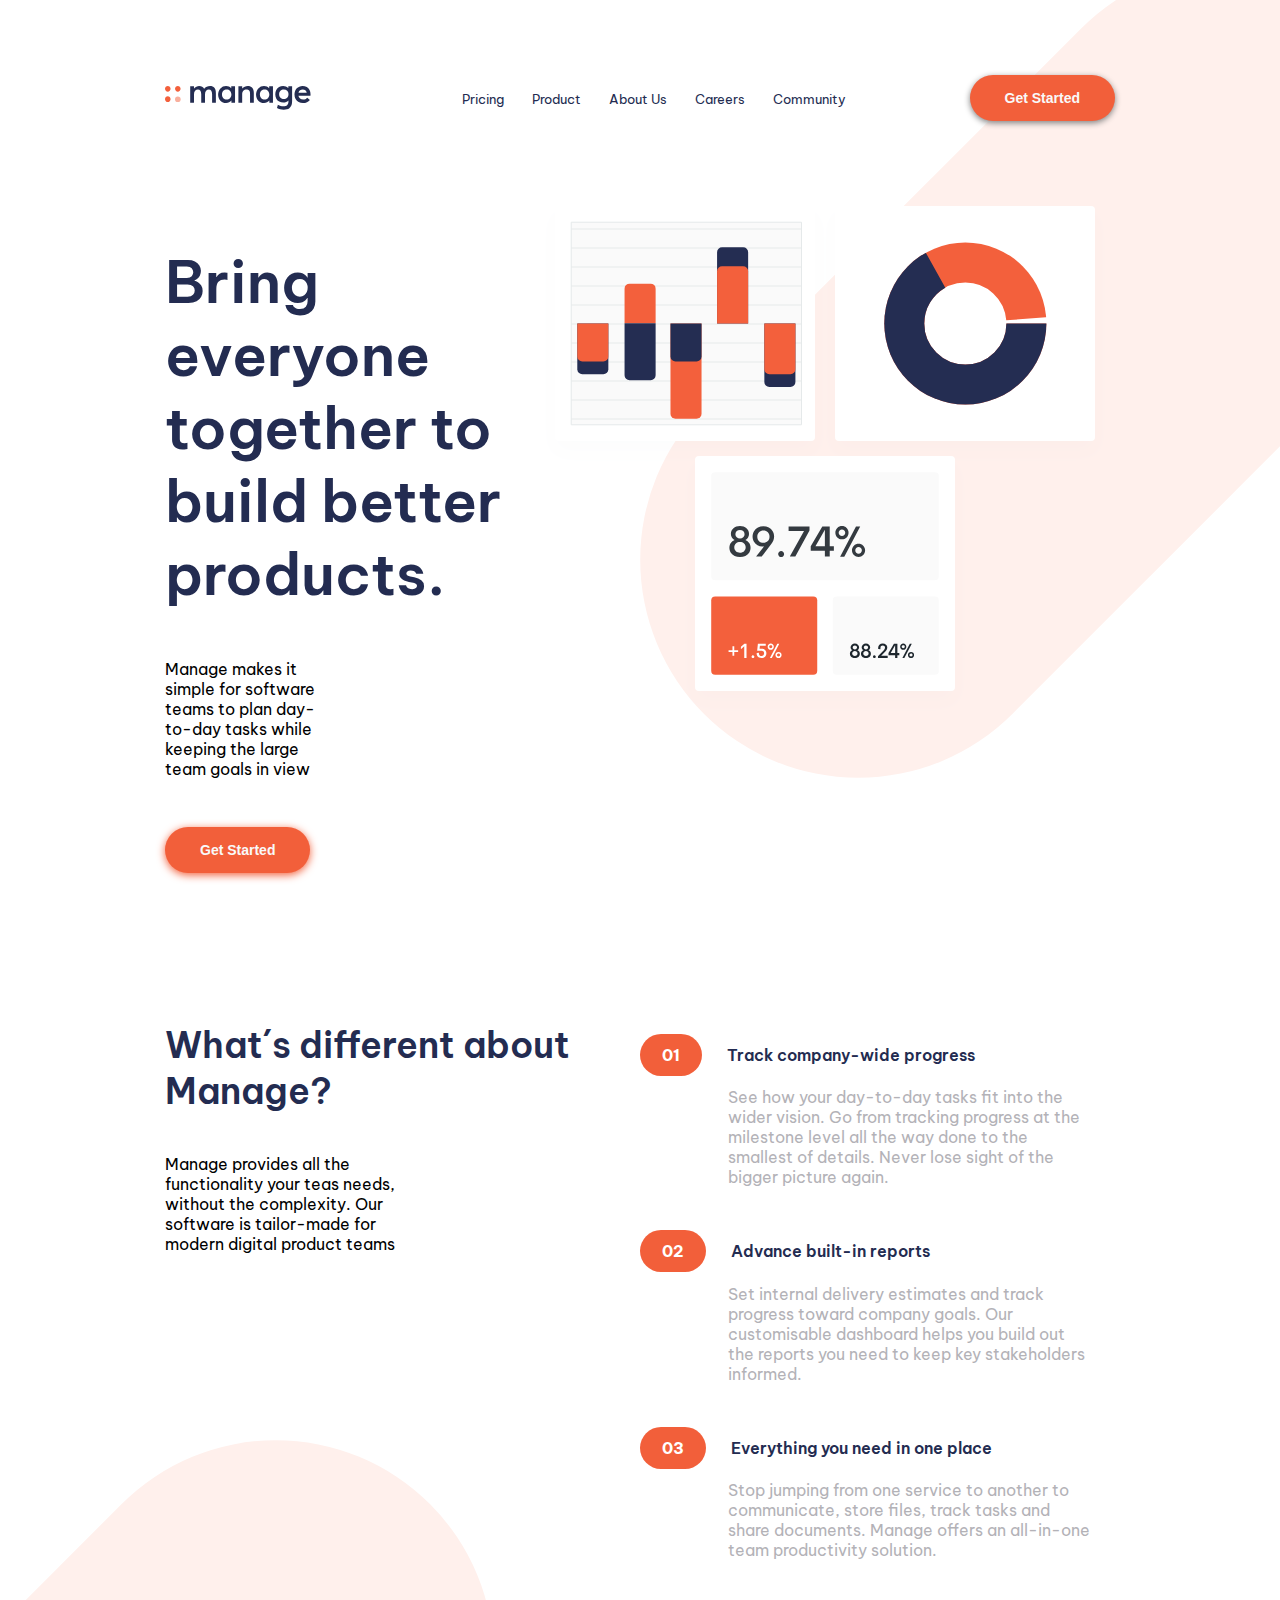
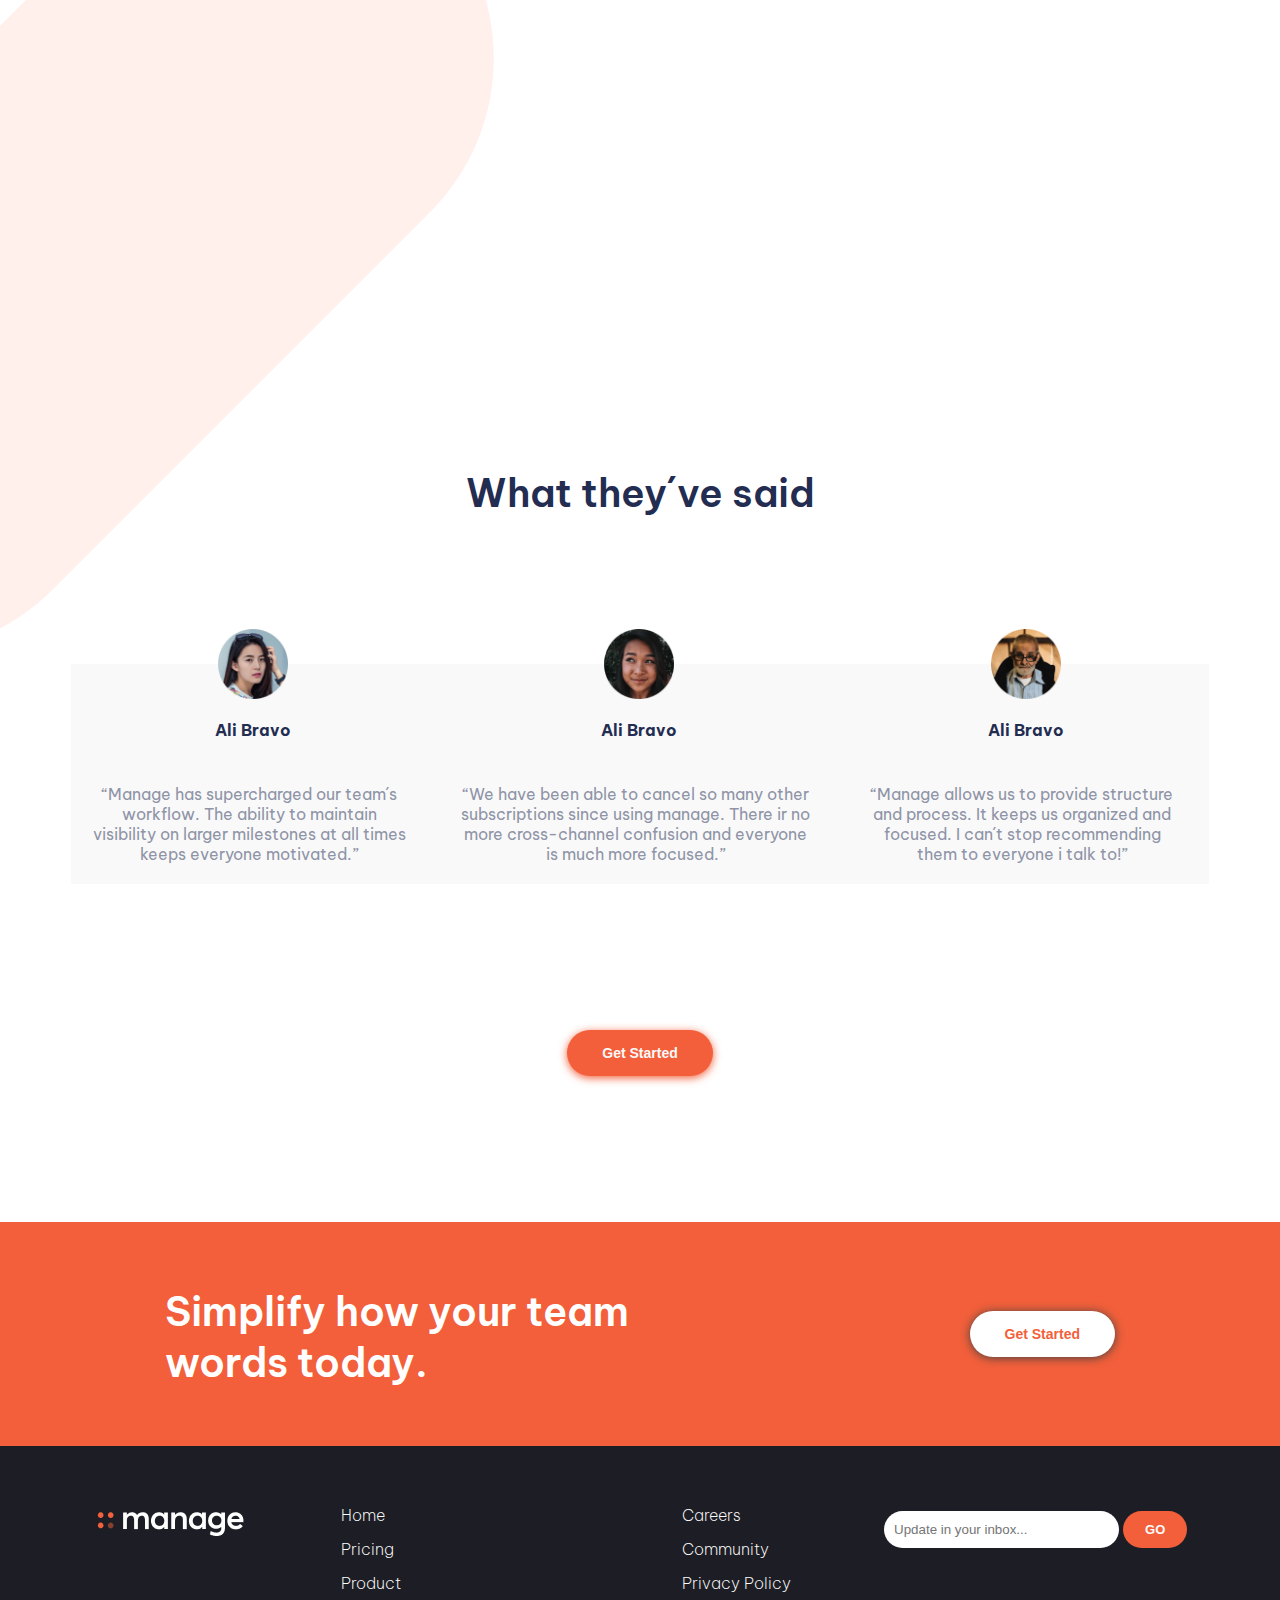
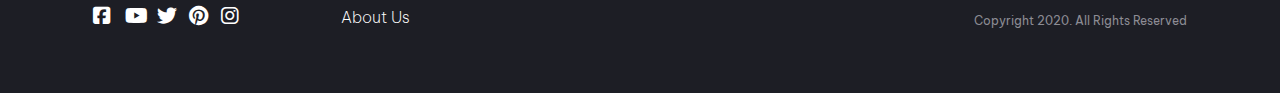
<file: manage/index.html>
<!DOCTYPE html>
<html lang="en">
    <head>
        <meta charset="UTF-8">
        <meta http-equiv="X-UA-Compatible" content="IE=edge">
        <meta name="viewport" content="width=device-width, initial-scale=1.0">
        <link rel="stylesheet" href="./css/style.css">
        <title>Manage</title>
    </head>
    <body>
        <header>
            <h1>Manage</h1>
            <div class="menutop">
                <img class="logo" src="./img/logo.svg" alt="logo manage">
                <nav>
                    <ul>
                        <li><a href="#">Pricing</a></li>
                        <li><a href="#">Product</a></li>
                        <li><a href="#">About Us</a></li>
                        <li><a href="#">Careers</a></li>
                        <li><a href="#">Community</a></li>
                    </ul>
                </nav>
                <img class="menu" src="./img/icon-hamburger.svg" alt="menu hamburguesa">
                <a href="#"><button class="button">Get Started</button></a>
            </div>
        </header>
        <main>
            <section class="home">
                <article class="text">
                    <h4>Bring everyone together to build better products.</h4>
                    <p>Manage makes it simple for software teams to plan day-to-day tasks while keeping the large team goals in view</p>
                    <a href="#"><button class="button">Get Started</button></a>
                </article>
                <article class="graph">
                    <img src="./img/illustration-intro.svg" alt="estadisticas">
                </article>
            </section>
            <section class="sobrenos">
                <div class="int">
                    <h4>What´s different about Manage?</h4>
                    <p>Manage provides all the functionality your teas needs, without the complexity. Our software is tailor-made for modern digital product teams</p>
                </div>
                <div class="ext">
                    <div class="title">
                        <span>01</span>
                        <p>Track company-wide progress</p>
                    </div>
                    <p>See how your day-to-day tasks fit into the wider vision. Go from tracking progress at the milestone level all the way done to the smallest of details. Never lose sight of the bigger picture again.</p>
                    <br>
                    <div class="title">
                        <span>02</span>
                        <p>Advance built-in reports</p>
                    </div>
                    <p>Set internal delivery estimates and track progress toward company goals. Our customisable dashboard helps you build out the reports you need to keep key stakeholders informed.</p>
                    <br>
                    <div class="title">
                        <span>03</span>
                        <p>Everything you need in one place</p>
                    </div>
                    <p>Stop jumping from one service to another to communicate, store files, track tasks and share documents. Manage offers an all-in-one team productivity solution.</p>
                </div>
            </section>
            <section class="testimonios">
                <article>
                    <h4>What they´ve said</h4>
                </article>
                
                <article class="comentarios">
                    <div>
                        <img src="./img/avatar-anisha.png" alt="cliente">
                        <span>Ali Bravo</span>
                        <p>“Manage has supercharged our team´s workflow. The ability to maintain visibility on larger milestones at all times keeps everyone motivated.”</p>
                    </div>
                    <div>
                        <img src="./img/avatar-ali.png" alt="cliente">
                        <span>Ali Bravo</span>
                        <p>“We have been able to cancel so many other subscriptions since using manage. There ir no more cross-channel confusion and everyone is much more focused.”</p>
                    </div>
                    <div>
                        <img src="./img/avatar-richard.png" alt="cliente">
                        <span>Ali Bravo</span>
                        <p>“Manage allows us to provide structure and process. It keeps us organized and focused. I can´t stop recommending them to everyone i talk to!”</p>
                    </div>
                </article>
                <a href="#"><button class="button">Get Started</button></a>
            </section>
            <section class="inscripcion">
                <p>Simplify how your team words today.</p>
                <a href="#"><button class="buttonwhite">Get Started</button></a>
            </section>
        </main>
        <footer>
            <section>
                <div class="logos">
                    <img src="./img/Logo_footer.png" alt="logo manage">
                    <div>
                    <a href="#"><i class="fa-brands fa-facebook-square"></i></a>
                    <a href="#"><i class="fa-brands fa-youtube"></i></a>
                    <a href="#"><i class="fa-brands fa-twitter"></i></a>
                    <a href="#"><i class="fa-brands fa-pinterest"></i></a>
                    <a href="#"><i class="fa-brands fa-instagram"></i></a>
                    </div>
                </div>
                <div class="menu">
                        <ul>
                            <li><a href="#">Home</a></li>
                            <li><a href="#">Pricing</a></li>
                            <li><a href="#">Product</a></li>
                            <li><a href="#">About Us</a></li>
                        </ul>
                        <ul>    
                            <li><a href="#">Careers</a></li>
                            <li><a href="#">Community</a></li>
                            <li><a href="#">Privacy Policy</a></li>
                        </ul>
                </div>
                <div class="email">
                    <form action="/registro" method="post">
                        <input type="email" name="email" placeholder="Update in your inbox...">
                        <input class="buttongo" type="submit" value="GO">
                    </form>
                    <p>Copyright 2020. All Rights Reserved</p>
                </div>
            </section>
        </footer>
    </body>
</html>
</file>
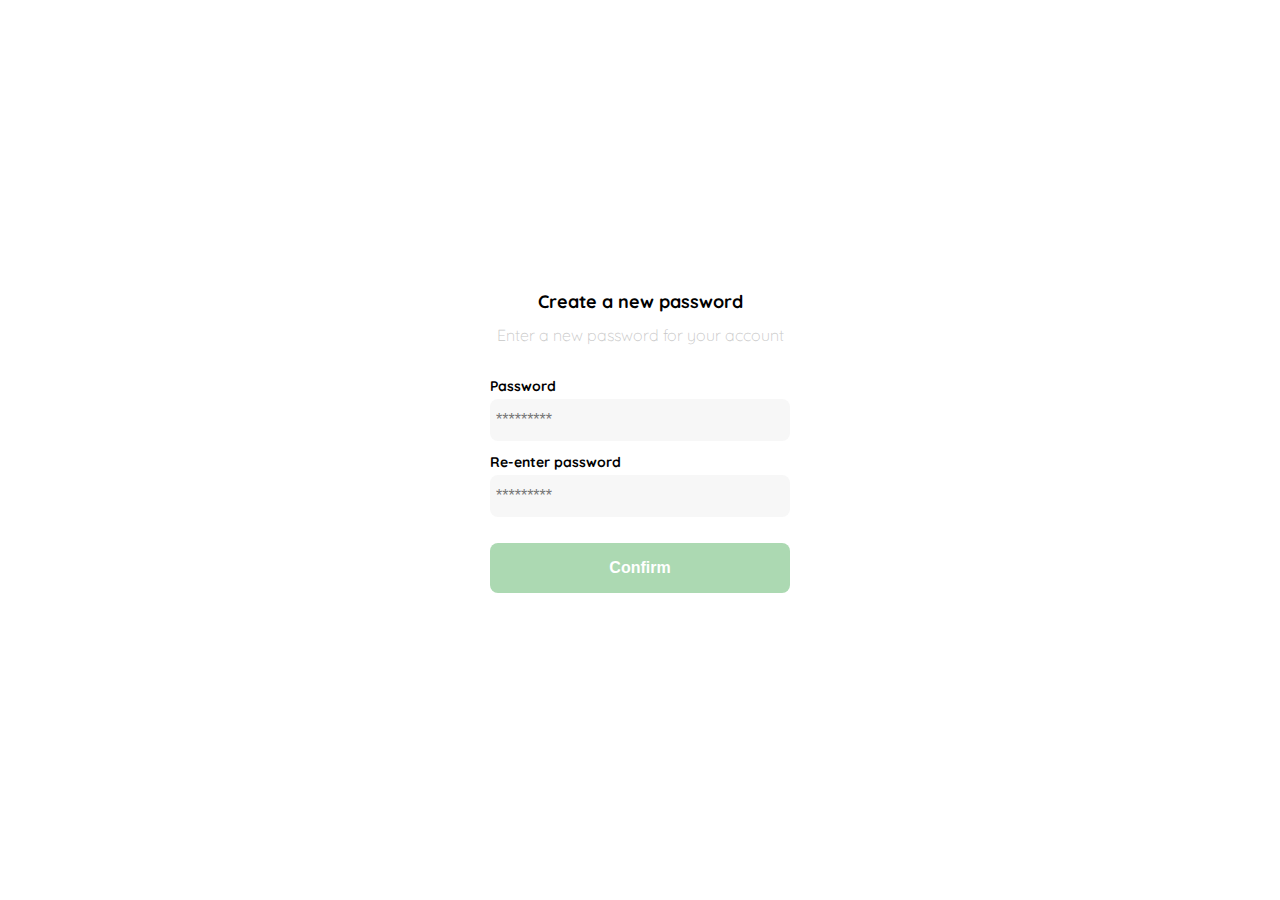
<file: YardSale/Yard Sale 1.0/1-create_pass.html>
<!DOCTYPE html>
<html lang="en">
<head>
    <meta charset="UTF-8">
    <meta http-equiv="X-UA-Compatible" content="IE=edge">
    <meta name="viewport" content="width=device-width, initial-scale=1.0">
    <title>Document</title>
    <link rel="preconnect" href="https://fonts.googleapis.com">
    <link rel="preconnect" href="https://fonts.gstatic.com" crossorigin>
    <link href="https://fonts.googleapis.com/css2?family=Quicksand:wght@300;500;700&display=swap" rel="stylesheet">
    <style>
        :root {
            --black: #000000;
            --white: #FFFFFF;
            --dark: #232830;
            --very-light-pink: #C7C7C7;
            --text-input-field: #F7F7F7;
            --hospital-green: #ACD9B2;
            --sm: 14px;
            --md: 16px;
            --lg: 18px;
        } 

        body{
            margin: 0;
            box-sizing: border-box;
            font-family: 'Quicksand', sans-serif;
        }
        .login {
            width: 100%;
            height: 100vh;
            display: grid;
            place-items: center;
        }
        
        .form-container{
            display: grid;
            grid-template-rows: auto 1fr auto;
            width: 300px;
        }

        .logo{
            width: 150px;
            margin-bottom: 48px;
            justify-self: center;
            display: none;
        }
        
        .tittle{
            font-size: var(--lg);
            margin-bottom: 12px;
            text-align: center;
        }
        
        .subtittle{
            color: var(--very-light-pink);
            font-size: var(--md);
            font-weight: 300;
            margin-top: 0;
            margin-bottom: 32px;
            text-align: center;
        }

        .form{
            display: flex;
            flex-direction: column;
        }

        .label{
            font-size: var(--sm);
            font-weight: bold;
            margin-bottom: 4px;
        }

        .input{
            background-color: var(--text-input-field);
            border: none;
            border-radius: 8px;
            height: 30px;
            font-size: var(--md);
            padding: 6px;
            margin-bottom: 12px;
        }

        .primary-button{
            background-color: var(--hospital-green);
            border-radius: 8px;
            border: none;
            color: var(--white);
            width: 100%;
            cursor: pointer;
            font-size: var(--md);
            font-weight: bold;
            height: 50px;
        }

        .login-button{
            margin-top: 14px;
            margin-bottom: 30px;
        }

        @media (max-width: 640px){
            .logo{
                display: block;
            }
        }

    </style>
</head>
<body>
    <div class="login">
        <div class="form-container">
            <img src="./assets/logos/logo_yard_sale.svg" alt="logo" class="logo">
            <h1 class="tittle">Create a new password</h1>
            <p class="subtittle">Enter a new password for your account</p>
            <form action="/" class="form">
                <label for="password" class="label">Password</label>
                <input type="password" id="password" placeholder="*********" class="input input-passw">
                <label for="new-password" class="label">Re-enter password</label>
                <input type="password" id="new-password" placeholder="*********" class="input input-passw">
                <input type="submit" value="Confirm" class="primary-button login-button">
            </form>
        </div>
    </div>
</body>
</html>
</file>
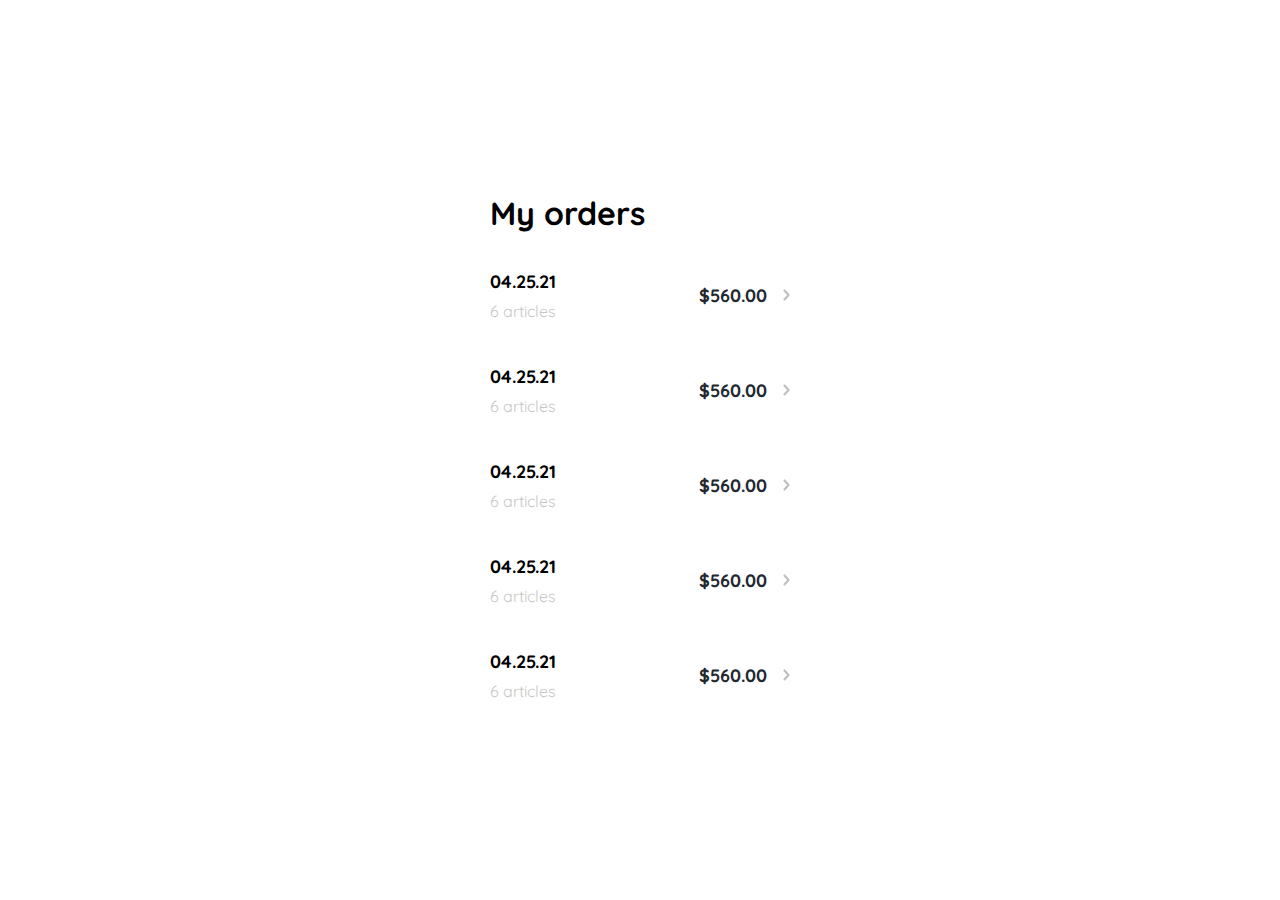
<file: YardSale/Yard Sale 1.0/10-myorder_desktop.html>
<!DOCTYPE html>
<html lang="en">
<head>
    <meta charset="UTF-8">
    <meta http-equiv="X-UA-Compatible" content="IE=edge">
    <meta name="viewport" content="width=device-width, initial-scale=1.0">
    <title>Document</title>
    <link rel="preconnect" href="https://fonts.googleapis.com">
    <link rel="preconnect" href="https://fonts.gstatic.com" crossorigin>
    <link href="https://fonts.googleapis.com/css2?family=Quicksand:wght@300;500;700&display=swap" rel="stylesheet">
    <style>
        :root {
            --black: #000000;
            --white: #FFFFFF;
            --dark: #232830;
            --very-light-pink: #C7C7C7;
            --text-input-field: #F7F7F7;
            --hospital-green: #ACD9B2;
            --sm: 14px;
            --md: 16px;
            --lg: 18px;
        } 
        body{
            margin: 0;
            box-sizing: border-box;
            font-family: 'Quicksand', sans-serif;
        }

        .my-order{
            width: 100%;
            height: 100vh;
            display: grid;
            place-items: center;
        }

        .tittle{
            font-size: var(--lg);
            margin-bottom: 40px; 
        }

        .my-order-content{
            display: grid;
            grid-template-rows: auto 1fr auto;
            width: 300px;
        }

        .order{
            display: grid;
            grid-template-columns: auto 1fr auto;
            gap: 16px;
            align-items: center;
            margin-bottom: 12px;
        }

        .order p:nth-child(1){
            display: flex;
            flex-direction: column;
        }

        .order p:nth-child(2){
            color: var(--dark);
            text-align: end;
            font-weight: bold;
            font-size: var(--lg);
        }

        .order p span:nth-child(1){
            font-size: var(--lg);
            font-weight: bold;
            margin-bottom: 8px;
        }

        .order p span:nth-child(2){
            font-size: var(--md);
            color: var(--very-light-pink);
        }

        .my-order-container{
            display: flex;
            flex-direction: column;
        }
    </style>
</head>
<body>
    <div class="my-order">
        <div class="my-order-container">
            <h1 class="title">My orders</h1>
            <div class="my-order-content">
                <div class="order">
                    <p>
                    <span>04.25.21</span>
                    <span>6 articles</span>
                    </p>
                    <p>$560.00</p>
                    <img src="./assets/icons/flechita.svg" alt="arrow">
                </div>
                <div class="order">
                    <p>
                    <span>04.25.21</span>
                    <span>6 articles</span>
                    </p>
                    <p>$560.00</p>
                    <img src="./assets/icons/flechita.svg" alt="arrow">
                </div>
                <div class="order">
                    <p>
                    <span>04.25.21</span>
                    <span>6 articles</span>
                    </p>
                    <p>$560.00</p>
                    <img src="./assets/icons/flechita.svg" alt="arrow">
                </div>
                <div class="order">
                    <p>
                    <span>04.25.21</span>
                    <span>6 articles</span>
                    </p>
                    <p>$560.00</p>
                    <img src="./assets/icons/flechita.svg" alt="arrow">
                </div>
                <div class="order">
                    <p>
                    <span>04.25.21</span>
                    <span>6 articles</span>
                    </p>
                    <p>$560.00</p>
                    <img src="./assets/icons/flechita.svg" alt="arrow"> 
                </div>
            </div>
        </div>
    </div>
</body>
</html>
</file>
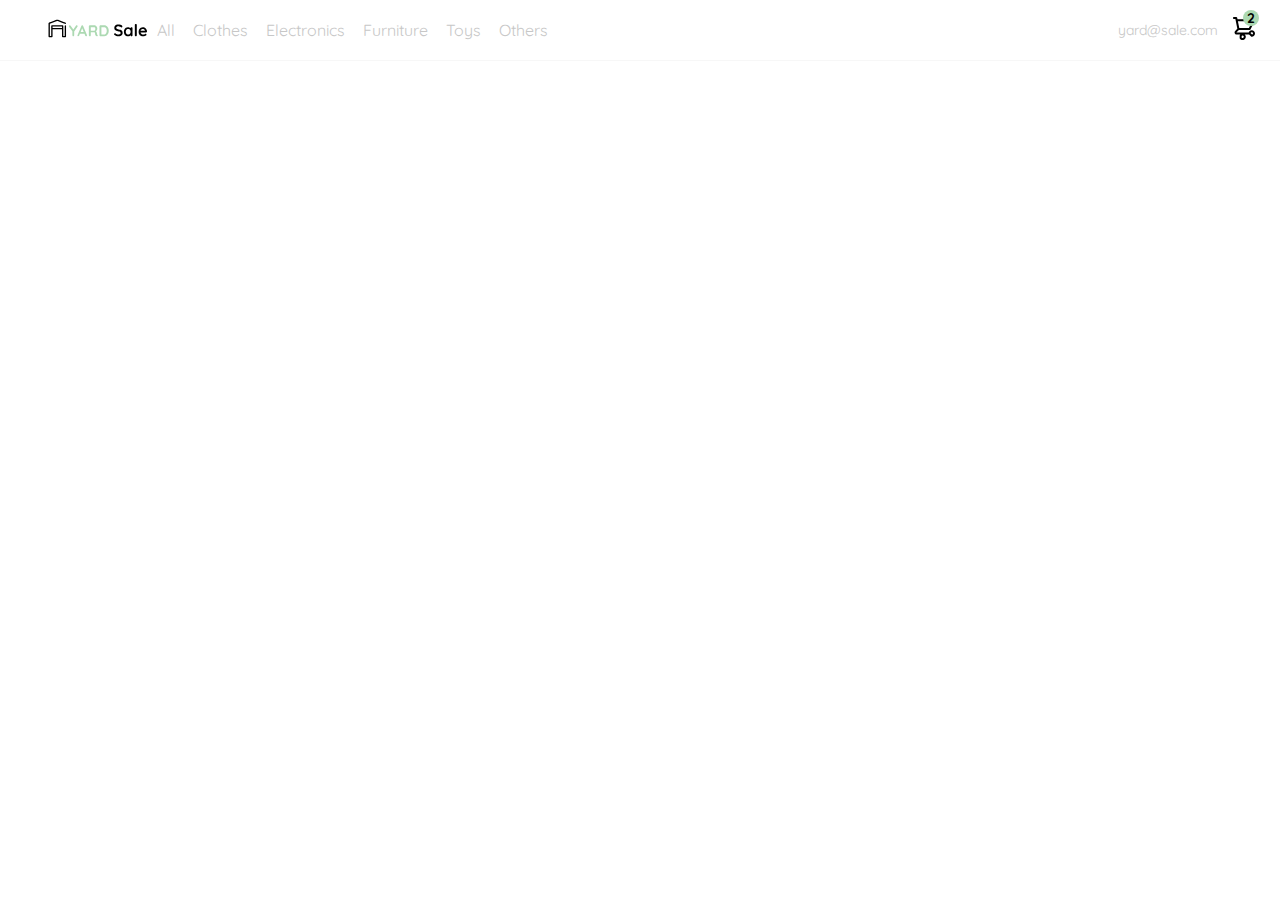
<file: YardSale/Yard Sale 1.0/11-navbar.html>
<!DOCTYPE html>
<html lang="en">
<head>
    <meta charset="UTF-8">
    <meta http-equiv="X-UA-Compatible" content="IE=edge">
    <meta name="viewport" content="width=device-width, initial-scale=1.0">
    <title>Document</title>
    <link rel="preconnect" href="https://fonts.googleapis.com">
    <link rel="preconnect" href="https://fonts.gstatic.com" crossorigin>
    <link href="https://fonts.googleapis.com/css2?family=Quicksand:wght@300;500;700&display=swap" rel="stylesheet">
    <style>
        :root {
            --black: #000000;
            --white: #FFFFFF;
            --dark: #232830;
            --very-light-pink: #C7C7C7;
            --text-input-field: #F7F7F7;
            --hospital-green: #ACD9B2;
            --sm: 14px;
            --md: 16px;
            --lg: 18px;
        } 
        body{
            margin: 0;
            box-sizing: border-box;
            font-family: 'Quicksand', sans-serif;
        }

        nav{
            display: flex;
            justify-content: space-between;
            padding: 0 24px;
            border-bottom: 1px solid var(--text-input-field);
        }

        .menu{
            display: none;
        }

        .logo{
            width: 100px;
            margin-left: 24px;
        }

        .navbar-left{
            display: flex;
            
        }

        .navbar-left ul{
            margin-left: 12px;
        }

        .navbar-left ul,
        .navbar-right ul{
            list-style: none;
            padding: 0;
            margin: 0;
            display: flex;
            align-items: center;
            height: 60px;
        }

        .navbar-left ul li a{
            text-decoration: none;
            color: var(--very-light-pink);
            border: 1px solid var(--white);
            padding: 8px;
            border-radius: 8px;
        }

        .navbar-left ul li a:hover{
            border: 1px solid var(--hospital-green);
            color: var(--hospital-green);
        }
        .navbar-email{
            color: var(--very-light-pink);
            font-size: var(--sm);
            margin-right: 14px;
        }

        .navbar-shopping-cart{
            position: relative;
        }

        .navbar-shopping-cart div{
            width: 16px;
            height: 16px;
            background-color: var(--hospital-green);
            border-radius: 50%;
            font-size: var(--sm);
            font-weight: bold;
            position: absolute;
            top: -6px;
            right: -3px;
            display: flex;
            justify-content: center;
            align-items: center;
        }

        @media (max-width: 640px){
            .menu{
                display: block;
            }
            .navbar-left ul{
                display: none;
            }
            .navbar-email{
                display: none;
            }
        }
    </style>
</head>
<body>
    <nav>
        <img src="./assets/icons/icon_menu.svg" alt="icon menu" class="menu">
        <div class="navbar-left">
            <img src="./assets/logos/logo_yard_sale.svg" alt="logo" class="logo">
            <ul>
                <li>
                    <a href="">All</a>
                </li>
                <li>
                    <a href="">Clothes</a>
                </li>
                <li>
                    <a href="">Electronics</a>
                </li>
                <li>
                    <a href="">Furniture</a>
                </li>
                <li>
                    <a href="">Toys</a>
                </li>
                <li>
                    <a href="">Others</a>
                </li>
            </ul>
        </div>
        <div class="navbar-right">
            <ul>
                <li class="navbar-email">yard@sale.com</li>
                <li class="navbar-shopping-cart">
                    <img src="./assets/icons/icon_shopping_cart.svg" alt="shopping cart">
                    <div>2</div>
            </li>
            </ul>
        </div>
    </nav>
</body>
</html>
</file>
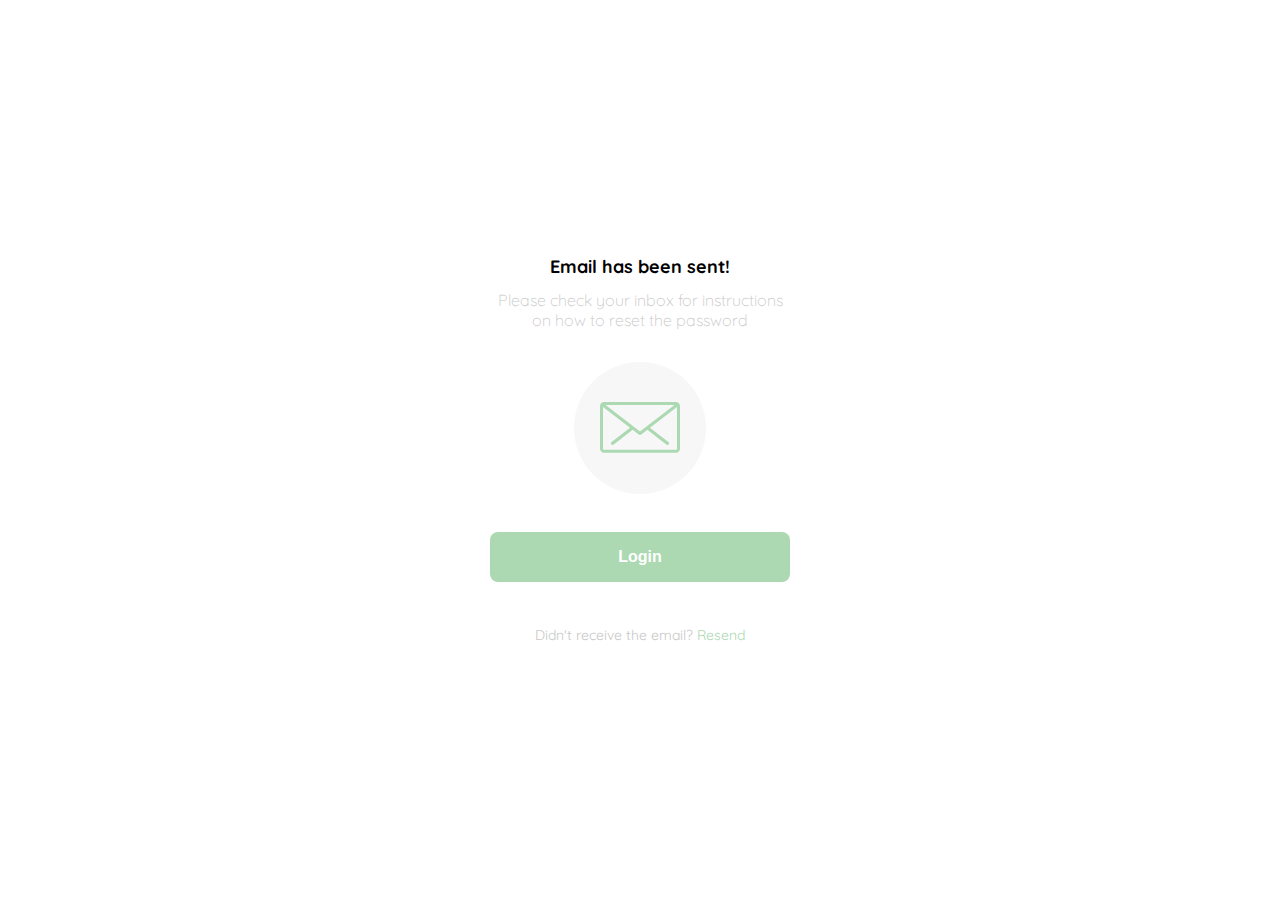
<file: YardSale/Yard Sale 1.0/2- send_email.html>
<!DOCTYPE html>
<html lang="en">
<head>
    <meta charset="UTF-8">
    <meta http-equiv="X-UA-Compatible" content="IE=edge">
    <meta name="viewport" content="width=device-width, initial-scale=1.0">
    <title>Document</title>
    <link rel="preconnect" href="https://fonts.googleapis.com">
    <link rel="preconnect" href="https://fonts.gstatic.com" crossorigin>
    <link href="https://fonts.googleapis.com/css2?family=Quicksand:wght@300;500;700&display=swap" rel="stylesheet">
    <style>
        :root {
            --black: #000000;
            --white: #FFFFFF;
            --dark: #232830;
            --very-light-pink: #C7C7C7;
            --text-input-field: #F7F7F7;
            --hospital-green: #ACD9B2;
            --sm: 14px;
            --md: 16px;
            --lg: 18px;
        } 

        body{
            margin: 0;
            box-sizing: border-box;
            font-family: 'Quicksand', sans-serif;
        }
        .login {
            width: 100%;
            height: 100vh;
            display: grid;
            place-items: center;
        }
        
        .form-container{
            display: grid;
            grid-template-rows: auto 1fr auto;
            width: 300px;
            justify-items: center;
        }

        .logo{
            width: 150px;
            margin-bottom: 48px;
            justify-self: center;
            display: none;
        }
        
        .tittle{
            font-size: var(--lg);
            margin-bottom: 12px;
            text-align: center;
        }
        
        .subtittle{
            color: var(--very-light-pink);
            font-size: var(--md);
            font-weight: 300;
            margin-top: 0;
            margin-bottom: 32px;
            text-align: center;
        }

        .email-image{
            width: 132px;
            height: 132px;
            border-radius: 50%;
            background-color: var(--text-input-field);
            display: flex;
            justify-content: center;
            align-items: center;
            margin-bottom: 24px;
        }

        .email-image img{
            width: 80px;
        }

        .resend{
            font-size: var(--sm);
        }

        .resend span{
            color: var(--very-light-pink);
        }

        .resend a{
            color: var(--hospital-green);
            text-decoration: none;
        }

        .primary-button{
            background-color: var(--hospital-green);
            border-radius: 8px;
            border: none;
            color: var(--white);
            width: 100%;
            cursor: pointer;
            font-size: var(--md);
            font-weight: bold;
            height: 50px;
        }

        .login-button{
            margin-top: 14px;
            margin-bottom: 30px;
        }

        @media (max-width: 640px){
            .logo{
                display: block;
            }
        }

    </style>
</head>
<body>
    <div class="login">
        <div class="form-container">
            <img src="./assets/logos/logo_yard_sale.svg" alt="logo" class="logo">
            <h1 class="tittle">Email has been sent!</h1>
            <p class="subtittle">Please check your inbox for instructions on how to reset the password</p>
            <div class="email-image">
                <img src="./assets/icons/email.svg" alt="email">
            </div>
            <button class="primary-button login-button">Login</button>
            <p class="resend">
                <span>Didn't receive the email?</span>
                <a href="/">Resend</a>
            </p>
        </div>
    </div>
</body>
</html>
</file>
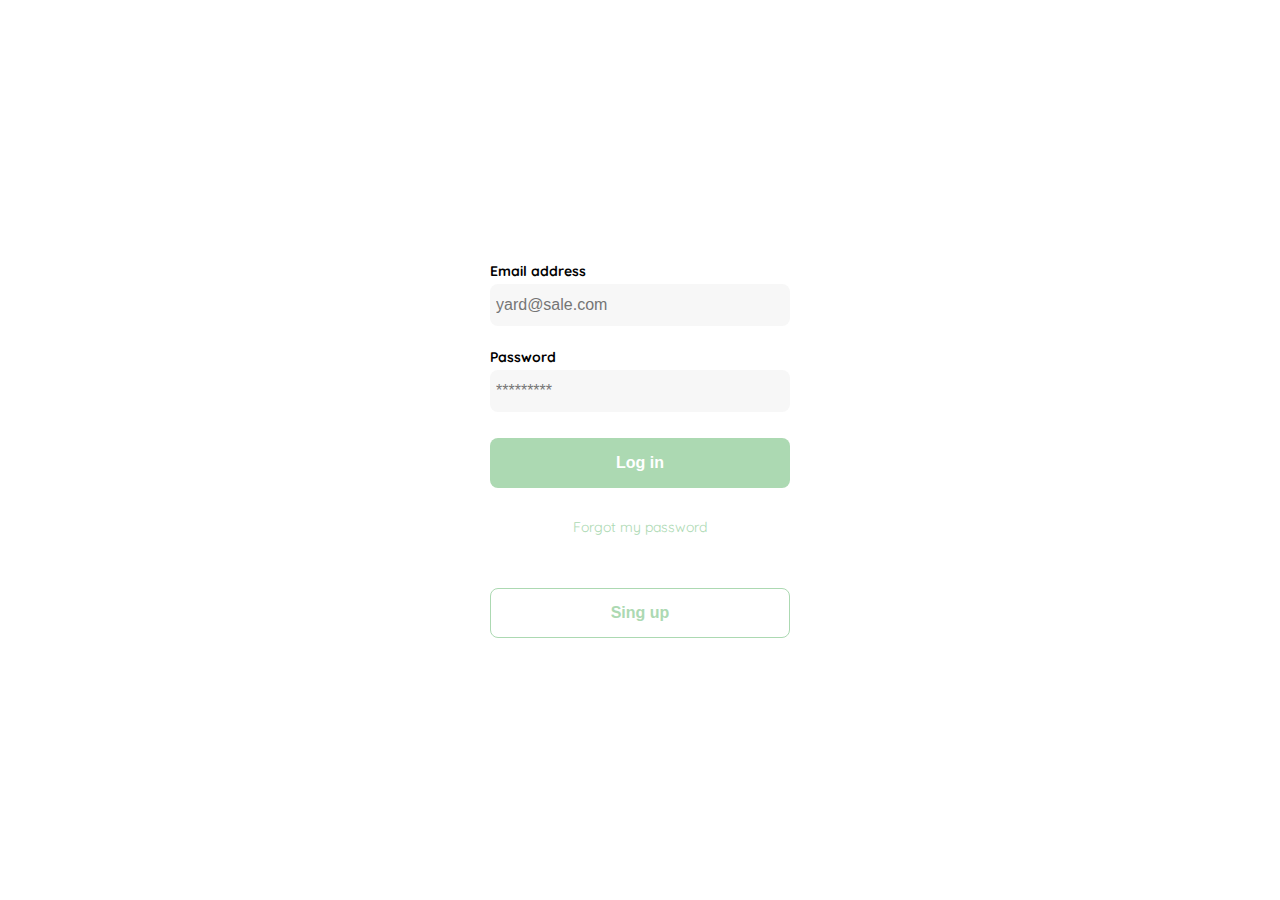
<file: YardSale/Yard Sale 1.0/3-login.html>
<!DOCTYPE html>
<html lang="en">
<head>
    <meta charset="UTF-8">
    <meta http-equiv="X-UA-Compatible" content="IE=edge">
    <meta name="viewport" content="width=device-width, initial-scale=1.0">
    <title>Document</title>
    <link rel="preconnect" href="https://fonts.googleapis.com">
    <link rel="preconnect" href="https://fonts.gstatic.com" crossorigin>
    <link href="https://fonts.googleapis.com/css2?family=Quicksand:wght@300;500;700&display=swap" rel="stylesheet">
    <style>
        :root {
            --black: #000000;
            --white: #FFFFFF;
            --dark: #232830;
            --very-light-pink: #C7C7C7;
            --text-input-field: #F7F7F7;
            --hospital-green: #ACD9B2;
            --sm: 14px;
            --md: 16px;
            --lg: 18px;
        } 

        body{
            margin: 0;
            box-sizing: border-box;
            font-family: 'Quicksand', sans-serif;
        }
        .login {
            width: 100%;
            height: 100vh;
            display: grid;
            place-items: center;
        }
        
        .form-container{
            display: grid;
            grid-template-rows: auto 1fr auto;
            width: 300px;
        }

        .logo{
            width: 150px;
            margin-bottom: 48px;
            justify-self: center;
            display: none;
        }
        

        .form{
            display: flex;
            flex-direction: column;
        }

        .form a{
            color: var(--hospital-green);
            text-decoration: none;
            font-size: var(--sm);
            text-align: center;
            margin-bottom: 52px;
        }

        .label{
            font-size: var(--sm);
            font-weight: bold;
            margin-bottom: 4px;
        }

        .input{
            background-color: var(--text-input-field);
            border: none;
            border-radius: 8px;
            height: 30px;
            font-size: var(--md);
            padding: 6px;
            margin-bottom: 12px;
        }

        .input-email{
            margin-bottom: 22px;
        }

        .primary-button{
            background-color: var(--hospital-green);
            border-radius: 8px;
            border: none;
            color: var(--white);
            width: 100%;
            cursor: pointer;
            font-size: var(--md);
            font-weight: bold;
            height: 50px;
        }

        .secondary-button{
            background-color: var(--white);
            border-radius: 8px;
            border: 1px solid var(--hospital-green);
            color: var(--hospital-green);
            width: 100%;
            cursor: pointer;
            font-size: var(--md);
            font-weight: bold;
            height: 50px;
        }

        .login-button{
            margin-top: 14px;
            margin-bottom: 30px;
        }

        @media (max-width: 640px){
            .logo{
                display: block;
            }

            .secondary-button{
                position: absolute;
                width: inherit;
                bottom: 32px;
            }
        }

    </style>
</head>
<body>
    <div class="login">
        <div class="form-container">
            <img src="./assets/logos/logo_yard_sale.svg" alt="logo" class="logo">
            <form action="/" class="form">
                <label for="email" class="label">Email address</label>
                <input type="text" id="email" placeholder="yard@sale.com" class="input input-email">

                <label for="password" class="label">Password</label>
                <input type="password" id="password" placeholder="*********" class="input input-passw">

                <input type="submit" value="Log in" class="primary-button login-button">

                <a href="/">Forgot my password</a>
            </form>

            <button class="secondary-button singup-button">Sing up</button>
        </div>
    </div>
</body>
</html>
</file>
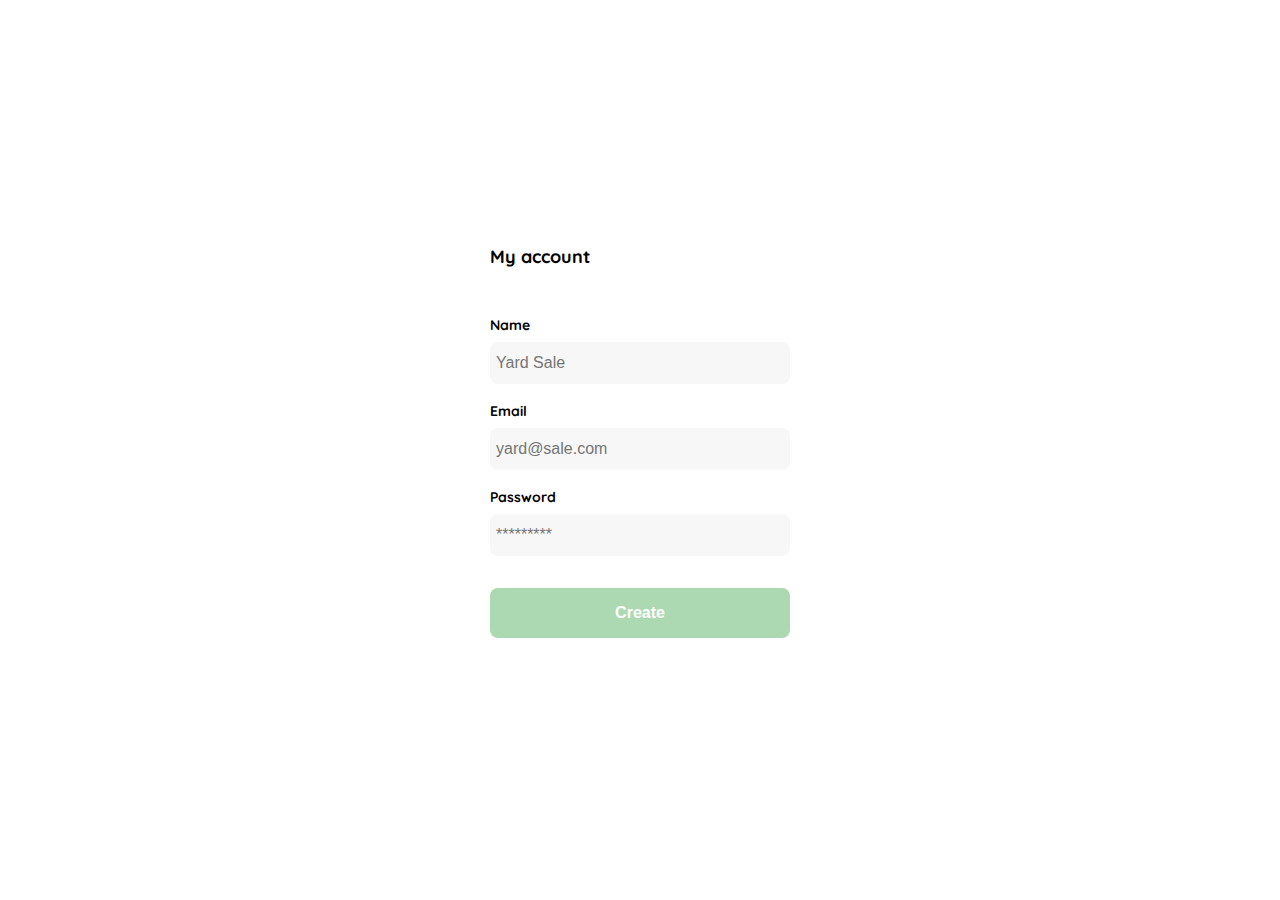
<file: YardSale/Yard Sale 1.0/4-create-account.html>
<!DOCTYPE html>
<html lang="en">
<head>
    <meta charset="UTF-8">
    <meta http-equiv="X-UA-Compatible" content="IE=edge">
    <meta name="viewport" content="width=device-width, initial-scale=1.0">
    <title>Document</title>
    <link rel="preconnect" href="https://fonts.googleapis.com">
    <link rel="preconnect" href="https://fonts.gstatic.com" crossorigin>
    <link href="https://fonts.googleapis.com/css2?family=Quicksand:wght@300;500;700&display=swap" rel="stylesheet">
    <style>
        :root {
            --black: #000000;
            --white: #FFFFFF;
            --dark: #232830;
            --very-light-pink: #C7C7C7;
            --text-input-field: #F7F7F7;
            --hospital-green: #ACD9B2;
            --sm: 14px;
            --md: 16px;
            --lg: 18px;
        } 

        body{
            margin: 0;
            box-sizing: border-box;
            font-family: 'Quicksand', sans-serif;
        }
        .login {
            width: 100%;
            height: 100vh;
            display: grid;
            place-items: center;
        }
        
        .form-container{
            display: grid;
            grid-template-rows: auto 1fr auto;
            width: 300px;
        }

        
        .tittle{
            font-size: var(--lg);
            margin-bottom: 48px;
            text-align: start;
        }
        

        .form{
            display: flex;
            flex-direction: column;
        }

        .form div {
            display: flex;
            flex-direction: column;
        }

        .label{
            font-size: var(--sm);
            font-weight: bold;
            margin-bottom: 8px;
        }

        .input{
            background-color: var(--text-input-field);
            border: none;
            border-radius: 8px;
            height: 30px;
            font-size: var(--md);
            padding: 6px;
            margin-bottom: 18px;
        }

        .primary-button{
            background-color: var(--hospital-green);
            border-radius: 8px;
            border: none;
            color: var(--white);
            width: 100%;
            cursor: pointer;
            font-size: var(--md);
            font-weight: bold;
            height: 50px;
        }

        .create-button{
            margin-top: 14px;
            margin-bottom: 30px;
        }

        @media (max-width: 640px){
            .form-container{
                height: 100%;
            }
            .form{
                height: 100%;
                justify-content: space-between;
            }
        }
        

    </style>
</head>
<body>
    <div class="login">
        <div class="form-container">
            <h1 class="tittle">My account</h1>
            <form action="/" class="form">
                <div>
                    <label for="name" class="label">Name</label>
                    <input type="text" id="name" placeholder="Yard Sale" class="input input-name">


                    <label for="email" class="label">Email</label>
                    <input type="text" id="email" placeholder="yard@sale.com" class="input input-email">


                    <label for="password" class="label">Password</label>
                    <input type="password" id="password" placeholder="*********" class="input input-passw">
                </div>
                
                <input type="submit" value="Create" class="primary-button create-button">
            </form>
        </div>
    </div>
</body>
</html>
</file>
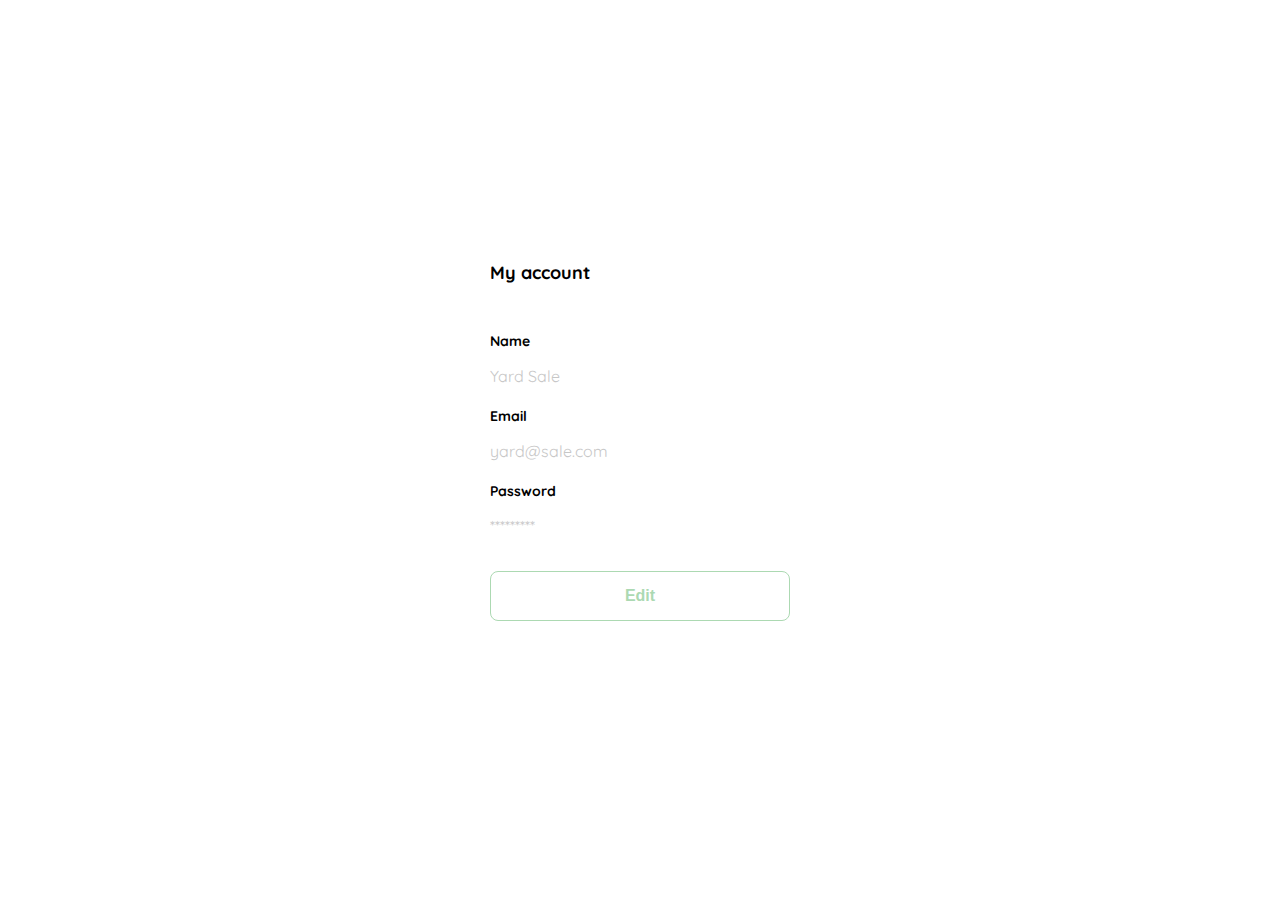
<file: YardSale/Yard Sale 1.0/5-edit_account.html>
<!DOCTYPE html>
<html lang="en">
<head>
    <meta charset="UTF-8">
    <meta http-equiv="X-UA-Compatible" content="IE=edge">
    <meta name="viewport" content="width=device-width, initial-scale=1.0">
    <title>Document</title>
    <link rel="preconnect" href="https://fonts.googleapis.com">
    <link rel="preconnect" href="https://fonts.gstatic.com" crossorigin>
    <link href="https://fonts.googleapis.com/css2?family=Quicksand:wght@300;500;700&display=swap" rel="stylesheet">
    <style>
        :root {
            --black: #000000;
            --white: #FFFFFF;
            --dark: #232830;
            --very-light-pink: #C7C7C7;
            --text-input-field: #F7F7F7;
            --hospital-green: #ACD9B2;
            --sm: 14px;
            --md: 16px;
            --lg: 18px;
        } 

        body{
            margin: 0;
            box-sizing: border-box;
            font-family: 'Quicksand', sans-serif;
        }
        .login {
            width: 100%;
            height: 100vh;
            display: grid;
            place-items: center;
        }
        
        .form-container{
            display: grid;
            grid-template-rows: auto 1fr auto;
            width: 300px;
        }

        
        .tittle{
            font-size: var(--lg);
            margin-bottom: 48px;
            text-align: start;
        }
        

        .form{
            display: flex;
            flex-direction: column;
        }

        .form div {
            display: flex;
            flex-direction: column;
        }

        .label{
            font-size: var(--sm);
            font-weight: bold;
            margin-bottom: 8px;
        }

        .value{
            color: var(--very-light-pink);
            font-size: var(--md);
            margin: 8px 0 21px 0;
        }

        .secondary-button{
            background-color: var(--white);
            border-radius: 8px;
            border: 1px solid var(--hospital-green);
            color: var(--hospital-green);
            width: 100%;
            cursor: pointer;
            font-size: var(--md);
            font-weight: bold;
            height: 50px;
        }

        .create-button{
            margin-top: 14px;
            margin-bottom: 30px;
        }

        @media (max-width: 640px){
            .form-container{
                height: 100%;
            }
            .form{
                height: 100%;
                justify-content: space-between;
            }
        }
        

    </style>
</head>
<body>
    <div class="login">
        <div class="form-container">
            <h1 class="tittle">My account</h1>
            <form action="/" class="form">
                <div>
                    <label for="name" class="label">Name</label>
                    <p class="value">Yard Sale</p>

                    <label for="email" class="label">Email</label>
                    <p class="value">yard@sale.com</p>

                    <label for="password" class="label">Password</label>
                    <p class="value">*********</p>
                </div>
                
                <input type="submit" value="Edit" class="secondary-button create-button">
            </form>
        </div>
    </div>
</body>
</html>
</file>
<file: manage/css/style.css>
@import url('https://fonts.googleapis.com/css2?family=Be+Vietnam+Pro:wght@100;200;300;400;500;600;700&display=swap');
@import url('https://cdnjs.cloudflare.com/ajax/libs/font-awesome/6.1.1/css/all.min.css');

*{
box-sizing: border-box;
margin: 0;
}

body{
font-family: 'Be Vietnam Pro', sans-serif;
background-image: url('../img/bg-tablet-pattern.svg'), url('../img/bg-tablet-pattern.svg');
background-size: auto;
background-position: 50vw -4vh, -25vw 160vh;
background-repeat:no-repeat;
}

header h1{
display:none
}

header .button{
border-radius: 35px;
border: none;
color: rgb(249, 249, 249);
background-color: rgb(242, 95, 58);
padding: 15px 35px 15px 35px;
box-shadow: 0px 2px 6px 0px grey;
font-size: 14px;
font-weight: 600;
transition: all 0.4s;
}

.button:hover{
background-color: rgb(245, 126, 96);
}

header div.menutop{
display: flex;
justify-content: space-between  ;
align-items: center;
padding: 75px 165px;
width: 100vw;
}

header div.menutop img.logo{
transition: all 0.4s; 
}

header div.menutop img.logo:hover{
transform: scale(1.2);
}

header div.menutop img.menu{
display: none;
}

header div.menutop nav ul{
display: flex;
list-style-type: none;
padding: 0;
}

header div.menutop nav ul li a{
text-decoration: none;
color: rgb(35, 44, 81);
font-size: 13px;
margin-left: 28px;
transition: all 0.4s;
}

header div.menutop nav ul li a:hover{
color: #B3B2B7;
}

main .button{
border-radius: 35px;
border: none;
color: rgb(249, 249, 249);
background-color: rgb(242, 95, 58);
padding: 15px 35px 15px 35px;
box-shadow: 0px 2px 8px 0px rgb(242, 95, 58);
font-size: 14px;
font-weight: 600;
transition: all 0.4s;
}

main .button:hover{
background-color: rgb(245, 126, 96);
}

main button.buttonwhite{
border-radius: 35px;
border: none;
color: rgb(242, 95, 58);
background-color: white;
padding: 15px 35px 15px 35px;
box-shadow: 0px 1px 10px 0px rgb(66, 66, 66);
font-size: 14px;
font-weight: 600;
transition: all 0.4s;
}

main button.buttonwhite:hover{
background-color: rgb(240, 239, 239);
color: rgb(245, 126, 96);
}

main section.home{
display: flex;
height: calc(100vh - 174px);
width: 100vw;
padding: 0 165px;
}

main section.home article.text{
display: flex;
flex-direction: column;
justify-content: space-evenly;
align-items: flex-start;
width: 50vw;
}

main section.home article.text h4{
font-weight: 600;
font-size: 58px;
color: rgb(35, 44, 81);
}

main section.home article.text p{
font-weight: 400;
font-size: 16px;
padding-right: 200px;
}

main section.home article.graph{
width: 50vw;
}

main section.sobrenos{
display: flex;
justify-content: space-between;
height: 100vh;
width: 100vw;
padding: 0 165px;
margin-top: 100px;
}

main section.sobrenos div.int{
display: flex;
flex-direction: column;
width: 50vw;
}

main section.sobrenos div.int h4{
font-weight: 600;
font-size: 36px;
color: rgb(35, 44, 81);

}

main section.sobrenos div.int p{
font-weight: 400;
font-size: 16px;
padding-top: 40px;
padding-right: 230px;
}

main section.sobrenos div.ext{
display: flex;
flex-direction: column;
width: 50vw;
justify-content: space-evenly;
height: 550px;
}

main section.sobrenos div.ext p{
color: #B3B2B7;
font-weight: 400;
font-size: 16px;
padding: 0px 25px 0px 88px;
}

main section.sobrenos div.ext div.title{
display: flex;
align-items: center;
}

main section.sobrenos div.ext div.title p{
color: rgb(35, 44, 81);
font-weight: 600;
font-size: 16px;
padding-left: 25px;
}

main section.sobrenos div.ext div.title span{
background-color: rgb(242, 95, 58); 
padding: 11px 22px 11px 22px;
border-radius: 35px;
color: white;
font-weight: 700;
font-size: 16px;
}

main section.testimonios{
display: flex;
flex-direction: column;
justify-content: space-evenly;
align-items: center;
height: 100vh;
width: 100vw;
padding: 0 71px;
}

main section.testimonios article h4{
color: rgb(35, 44, 81);
font-weight: 600;
font-size: 39px;
}

main section.testimonios article.comentarios{
background-color: rgb(249, 249, 249);
display: flex;
justify-content: space-evenly;
height: 220px;
position: relative;
}

main section.testimonios article.comentarios div{
display: flex;
flex-direction: column;
align-items: center;
justify-content: flex-end;
position: relative;
margin-bottom: 20px;
}

main section.testimonios article.comentarios div img{
width: 70px;
position: absolute;
bottom: 165px;
}

main section.testimonios article.comentarios div span{
color: rgb(35, 44, 81);
font-weight: 700;
font-size: 16px;
position: absolute;
top: 56px;
}

main section.testimonios article.comentarios div p{
color: rgb(143, 148, 167);
font-weight: 400;
font-size: 16px;
text-align: center;
padding: 0px 28px 0 21px;
}

main section.inscripcion{
background-color: rgb(242, 95, 58);
display:flex;
justify-content: space-between;
align-items: center;
padding: 0 165px;
width: 100vw;
height: 224px;
}

main section.inscripcion p{
color: white;
font-weight: 600;
font-size: 40px;
width: 470px;
height: 96px;
}

footer section{
background-color: rgb(29, 30, 37);
display: flex;
justify-content: space-evenly;
height: 247px;
width: 100vw;
}

footer section div.logos img{
transition: all 0.4s; 
}

footer section div.logos img:hover{
transform: scale(1.2);
}

footer section div.logos{
display: flex;
flex-direction: column;
justify-content: space-evenly;
align-items: center;
}

footer section div.logos div i{
color: white;
font-size: 20px;
width: 28px;
transition: all 0.4s;
}

footer section div.logos div i:hover{
color: rgb(242, 95, 58);
}

footer section div.menu{
display: flex;
padding: 45px 0px;
align-items: flex-start;
justify-content: space-between;
width: 450px;
}

footer section div.menu ul{
padding: 0;
}

footer section div.menu ul li{
list-style-type: none;
font-size: 16px;
font-weight: 200;
margin: 14px 0px;
}

footer section div.menu ul li a{
color: white;
text-decoration: none;
transition: all 0.4s;
}

footer section div.menu ul li a:hover{
color: rgb(242, 95, 58);
}

footer section div.email{
display: flex;
flex-direction: column;
justify-content: space-evenly;
align-items: flex-end;
}

footer section div.email input{
border-radius: 30px;
padding: 11px 48px 11px 10px;
border: none;
}

footer section div.email input.buttongo{
border-radius: 35px;
border: none;
color: rgb(249, 249, 249); 
background-color: rgb(242, 95, 58);
padding: 11px 22px 11px 22px;
font-size: 13px;
font-weight: 600;
transition: all 0.4s;
}

footer section div.email input.buttongo:hover{
background-color: rgb(245, 126, 96);
}

footer section div.email p{
font-size: 12px;
color: #8C8C94;
}

@media (max-width: 375px){

header div.menutop{
justify-content: space-around;
padding: 50px 10px;
}

header div.menutop nav{
display: none;
}

header div.menutop a{
display: none;
}

header div.menutop img.menu{
display: block;
}

main section.home{
display: flex;
flex-direction: column-reverse;
padding: 0;
width: 100vw;
height: auto;
}

main section.home article.text{
display: flex;
flex-direction: column;
justify-content: space-evenly;
align-items: center;
width: 100vw;
height: 350px;
}

main section.home article.text h4{
padding: 0;
text-align: center;
font-weight: 600;
font-size: 38px;
}

main section.home article.text p{
padding: 0;
text-align: center;
color: #B3B2B7;
font-weight: 300;
font-size: 14px;
padding: 0 40px;
}

main section.home article.graph{
width: 100vw;
}

main section.home article.graph img{
width: 100vw;
padding: 0 40px;
}

main section.sobrenos{
flex-direction: column;
padding: 0;
margin: 0;
width: 100vw;
height: auto;
}

main section.sobrenos div.int{
width: 100vw;
justify-content: space-evenly;
align-items: center;
height: 200px;
margin-top: 40px;
}

main section.sobrenos div.int h4{
font-weight: 600;
font-size: 26px;
padding: 0 60px;
text-align: center;
}

main section.sobrenos div.int p{
color: #B3B2B7;
font-weight: 300;
font-size: 14px;
padding: 0 40px;
text-align: center;
}

main section.sobrenos div.ext{
flex-direction: column;
justify-content: space-evenly;
height: 550px;
width: 100vw;
}

main section.sobrenos div.ext p{
color: #B3B2B7;
font-weight: 400;
font-size: 14px;
padding: 0 20px;
}

main section.sobrenos div.ext div.title{
align-items: center;
background-color: rgb(255, 239, 234);
border-top-left-radius: 35px;
border-bottom-left-radius: 35px;
margin-left: 10px;
width: 100vw;
}

main section.sobrenos div.ext div.title p{
font-weight: 600;
font-size: 13px;
padding: 0 0 0 10px;
}

main section.sobrenos div.ext div.title span{
padding: 7px 22px 7px 22px;
}

main section.testimonios{
flex-direction: column;
align-items: center;
height: 600px;
width: 100vw;
padding: 0 15px;
}

main section.testimonios article h4{
font-weight: 700;
font-size: 29px;
text-align: center;
}

main section.testimonios article.comentarios div:nth-of-type(odd){
display: none;
}

main section.testimonios article.comentarios div p{
font-weight: 400;
font-size: 16px;
padding: 0px 28px 0 21px;
}

main section.inscripcion{
flex-direction: column;
justify-content: space-evenly;
align-items: center;
padding: 0;
width: 100vw;
height: 370px;
}

main section.inscripcion p{
font-weight: 600;
font-size: 33px;
width: 100vw;
text-align: center;
padding: 0 45px;
}

footer section{
flex-direction: column-reverse;
justify-content: space-evenly;
height: 560px;
width: 100vw;
position: relative;
}

footer section div.logos{
flex-direction: column-reverse;
justify-content: space-between;
align-items: center;
height: 120px;
}

footer section div.logos div a i{
font-size: 40px;
text-align: center;
margin: 0 20px;
}

footer section div.menu{
padding: 0;
justify-content: space-evenly;
width: 100vw;
}

footer section div.email{
align-items: center;
}

footer section div.email input{
padding: 11px 55px 11px 10px;
}

footer section div.email input.buttongo{
padding: 11px 25px;
}

footer section div.email p{
text-align: center;
position: absolute;
bottom: 20px;
}
}
</file>
